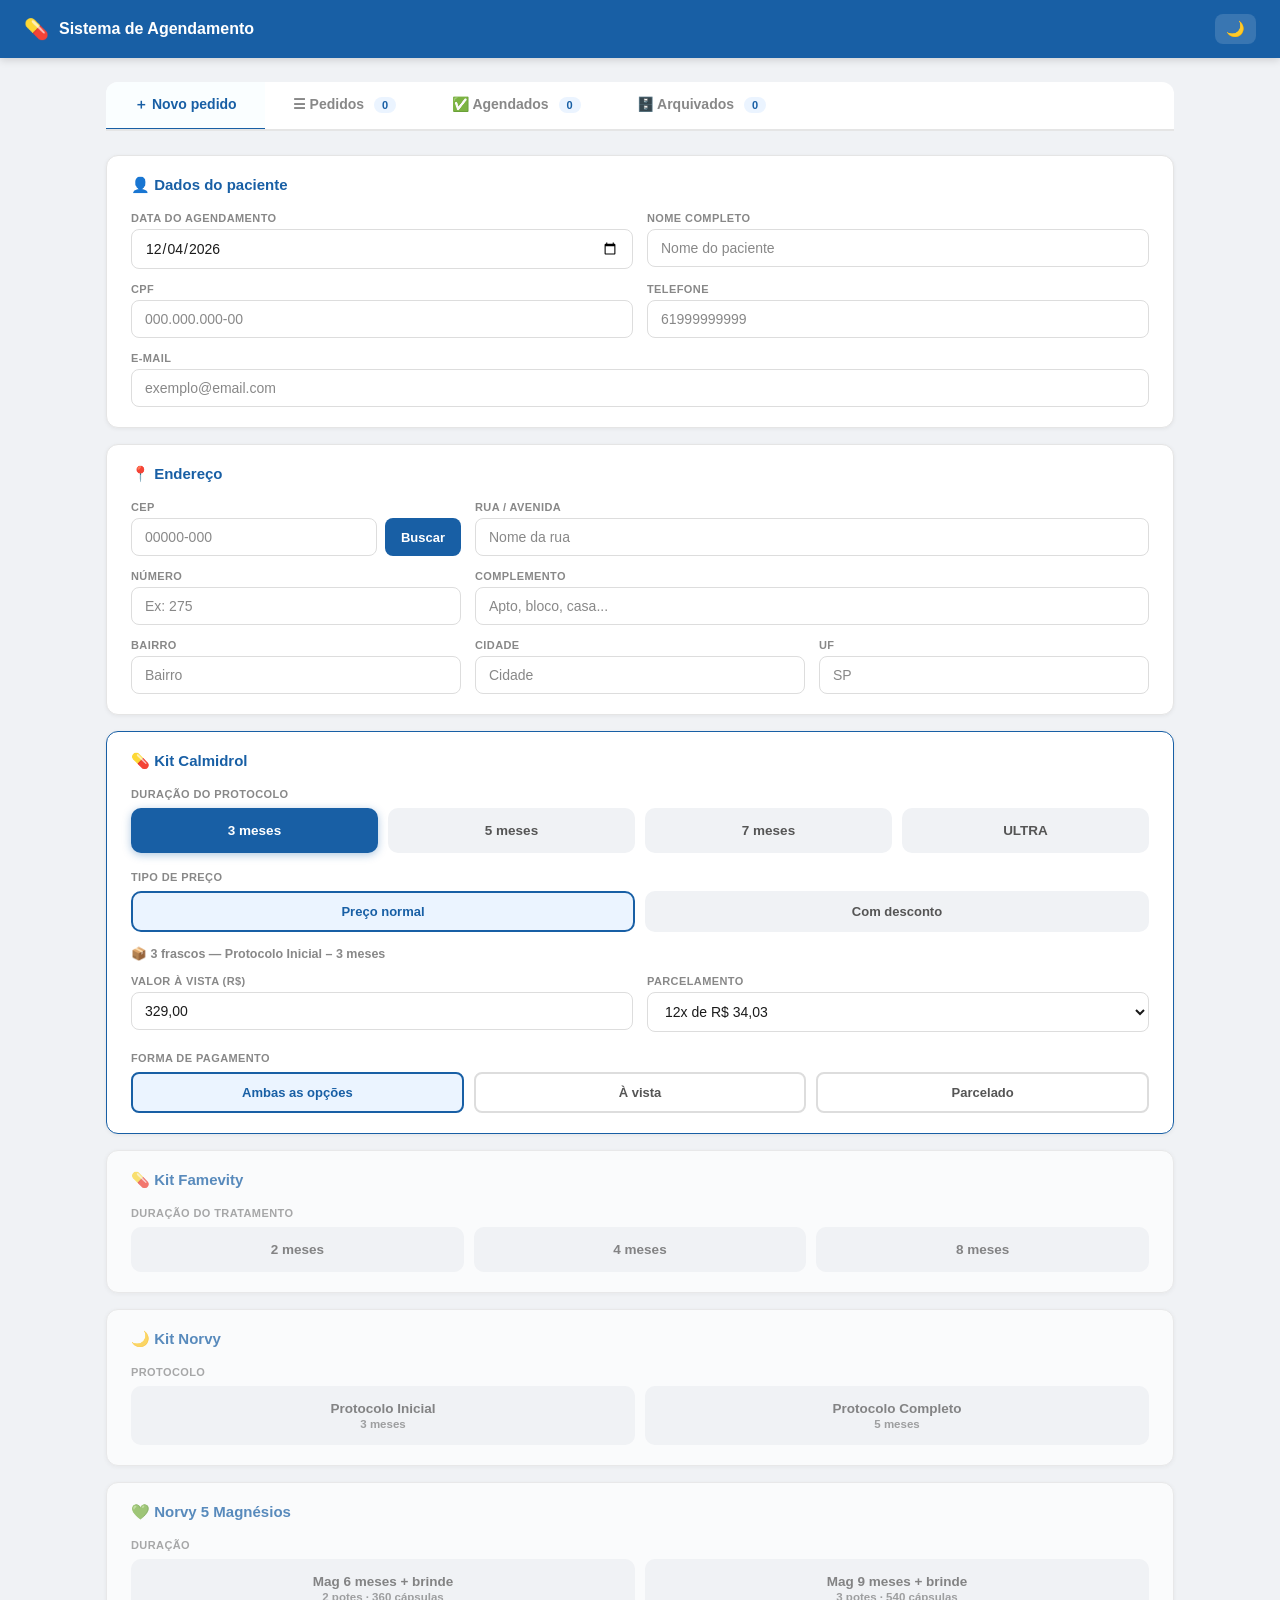
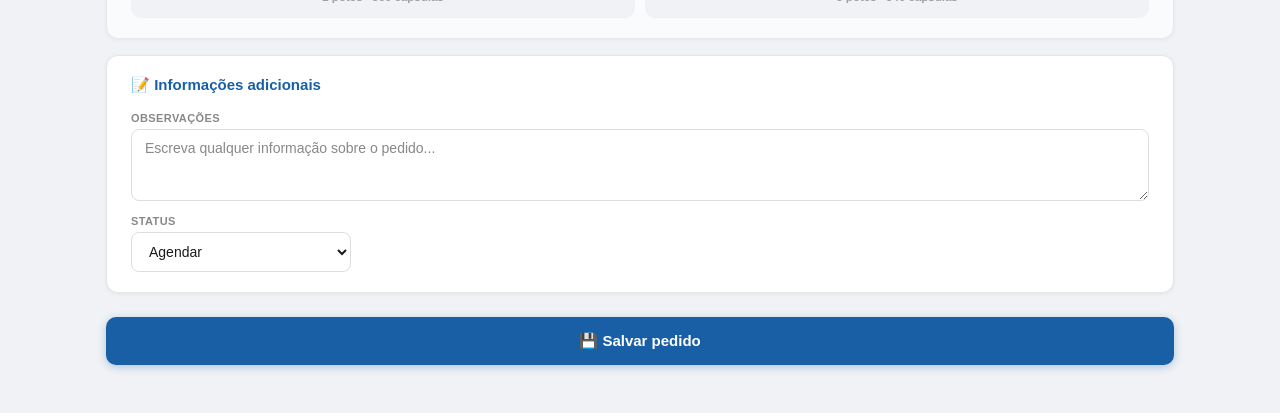
<file: index.html>
<!DOCTYPE html>
<html lang="pt-BR">
<head>
<meta charset="UTF-8">
<meta name="viewport" content="width=device-width, initial-scale=1.0">
<title>Sistema de Agendamento</title>
<link rel="stylesheet" href="style.css">
</head>
<body>

<div class="topbar">
  <span class="topbar-icon">💊</span>
  <span>Sistema de Agendamento</span>
  <button class="theme-toggle-btn" id="theme-toggle" onclick="toggleTema()" title="Alternar modo escuro">🌙</button>
</div>

<div class="container" id="main-container">
  <div class="tabs">
    <div class="tab active" onclick="switchTab('novo')">＋ Novo pedido</div>
    <div class="tab" onclick="switchTab('lista')">☰ Pedidos <span id="count-badge" class="badge-count">0</span></div>
    <div class="tab" onclick="switchTab('agendados')">✅ Agendados <span id="count-badge-ag" class="badge-count">0</span></div>
    <div class="tab" onclick="switchTab('arquivados')">🗄️ Arquivados <span id="count-badge-arq" class="badge-count">0</span></div>
  </div>

  <!-- NOVO PEDIDO -->
  <div id="sec-novo" class="section active">

    <div class="card">
      <div class="sec-title">👤 Dados do paciente</div>
      <div class="form-grid g2">
        <div class="form-group"><label>Data do agendamento</label><input type="date" id="f-data"></div>
        <div class="form-group"><label>Nome completo</label><input type="text" id="f-nome" placeholder="Nome do paciente"></div>
        <div class="form-group"><label>CPF</label><input type="text" id="f-cpf" placeholder="000.000.000-00" maxlength="14"></div>
        <div class="form-group"><label>Telefone</label><input type="text" id="f-tel" placeholder="61999999999" maxlength="11"></div>
        <div class="form-group span2"><label>E-mail</label><input type="email" id="f-email" placeholder="exemplo@email.com"></div>
      </div>
    </div>

    <div class="card">
      <div class="sec-title">📍 Endereço</div>
      <div class="form-grid g3">
        <div class="form-group">
          <label>CEP</label>
          <div class="cep-row">
            <input type="text" id="f-cep" placeholder="00000-000" maxlength="9" oninput="onCEPInput(this)">
            <button class="btn-cep" id="btn-cep" onclick="buscarCEP()">Buscar</button>
          </div>
        </div>
        <div class="form-group span2"><label>Rua / Avenida</label><input type="text" id="f-rua" placeholder="Nome da rua"></div>
        <div class="form-group"><label>Número</label><input type="text" id="f-num" placeholder="Ex: 275"></div>
        <div class="form-group span2"><label>Complemento</label><input type="text" id="f-comp" placeholder="Apto, bloco, casa..."></div>
        <div class="form-group"><label>Bairro</label><input type="text" id="f-bairro" placeholder="Bairro"></div>
        <div class="form-group"><label>Cidade</label><input type="text" id="f-cidade" placeholder="Cidade"></div>
        <div class="form-group"><label>UF</label><input type="text" id="f-uf" placeholder="SP" maxlength="2"></div>
      </div>
      <div id="addr-confirm" class="addr-confirm" style="display:none">
        <div id="addr-confirm-line1" class="addr-confirm-line1"></div>
        <div id="addr-confirm-line2" class="addr-confirm-line2"></div>
        <div id="addr-confirm-line3" class="addr-confirm-line3"></div>
      </div>
    </div>

    <div class="card kit-card kit-card-ativo" id="card-calmidrol">
      <div class="sec-title">💊 Kit Calmidrol</div>

      <label class="pag-label">Duração do protocolo</label>
      <div class="kit-dur-row">
        <div class="kit-dur-btn sel" onclick="selDur(this,'3m')">3 meses</div>
        <div class="kit-dur-btn" onclick="selDur(this,'5m')">5 meses</div>
        <div class="kit-dur-btn" onclick="selDur(this,'7m')">7 meses</div>
        <div class="kit-dur-btn" onclick="selDur(this,'ultra')">ULTRA</div>
      </div>

      <label class="pag-label kit-tipo-label">Tipo de preço</label>
      <div class="kit-tipo-row">
        <div class="kit-tipo-btn sel" id="tipo-normal" data-tipo="normal" onclick="selTipo(this,'normal')">Preço normal</div>
        <div class="kit-tipo-btn" id="tipo-desc" data-tipo="desc" onclick="selTipo(this,'desc')">Com desconto</div>
      </div>

      <!-- Valor e pagamento: fica dentro do card do kit escolhido (movido pelo app.js) -->
      <div id="kit-detalhes">
        <div class="norvy-desc" id="kit-desc-wrap" style="display:none">
          <label class="pag-label kit-tipo-label">Desconto</label>
          <select id="f-desconto" class="desc-sel" onchange="selDesconto(this.value)">
            <option value="0">Sem desconto</option>
            <option value="1">1% de desconto</option>
            <option value="2">2% de desconto</option>
            <option value="3">3% de desconto</option>
            <option value="4">4% de desconto</option>
            <option value="5">5% de desconto</option>
            <option value="6">6% de desconto</option>
            <option value="7">7% de desconto</option>
            <option value="8">8% de desconto</option>
            <option value="9">9% de desconto</option>
            <option value="10">10% de desconto</option>
          </select>
        </div>

        <div class="kit-info-line" id="kit-info-line">📦 3 frascos — Protocolo Inicial – 3 meses</div>

        <div class="form-grid g2 kit-valor-grid">
          <div class="form-group">
            <label>Valor à vista (R$)</label>
            <input type="text" id="f-valor-avista">
          </div>
          <div class="form-group">
            <label>Parcelamento</label>
            <select id="f-parcelamento"></select>
          </div>
        </div>

        <div class="pag-section">
          <label class="pag-label">Forma de pagamento</label>
          <div class="pag-opts">
            <div class="pag-btn sel" onclick="selPag(this,'ambos')">Ambas as opções</div>
            <div class="pag-btn" onclick="selPag(this,'avista')">À vista</div>
            <div class="pag-btn" onclick="selPag(this,'parcelado')">Parcelado</div>
          </div>
        </div>
      </div>
    </div>

    <div class="card kit-card" id="card-famevity">
      <div class="sec-title">💊 Kit Famevity</div>

      <label class="pag-label">Duração do tratamento</label>
      <div class="kit-dur-row n3">
        <div class="kit-dur-btn" onclick="selDur(this,'f2m')">2 meses</div>
        <div class="kit-dur-btn" onclick="selDur(this,'f4m')">4 meses</div>
        <div class="kit-dur-btn" onclick="selDur(this,'f8m')">8 meses</div>
      </div>
    </div>

    <div class="card kit-card" id="card-norvy">
      <div class="sec-title">🌙 Kit Norvy</div>

      <label class="pag-label">Protocolo</label>
      <div class="kit-dur-row n2">
        <div class="kit-dur-btn" onclick="selDur(this,'ni')">Protocolo Inicial<small>3 meses</small></div>
        <div class="kit-dur-btn" onclick="selDur(this,'nc')">Protocolo Completo<small>5 meses</small></div>
      </div>
    </div>

    <div class="card kit-card" id="card-mag">
      <div class="sec-title">💚 Norvy 5 Magnésios</div>

      <label class="pag-label">Duração</label>
      <div class="kit-dur-row n2">
        <div class="kit-dur-btn" onclick="selDur(this,'m6')">Mag 6 meses + brinde<small>2 potes · 360 cápsulas</small></div>
        <div class="kit-dur-btn" onclick="selDur(this,'m9')">Mag 9 meses + brinde<small>3 potes · 540 cápsulas</small></div>
      </div>
    </div>

    <div class="card">
      <div class="sec-title">📝 Informações adicionais</div>
      <div class="form-group">
        <label>Observações</label>
        <textarea id="f-info" placeholder="Escreva qualquer informação sobre o pedido..."></textarea>
      </div>
      <div class="form-group status-group">
        <label>Status</label>
        <select id="f-status">
          <option value="agendar">Agendar</option>
          <option value="agendado">Agendado</option>
        </select>
      </div>
    </div>

    <button class="btn-submit" onclick="salvar()">💾 Salvar pedido</button>
  </div>

  <!-- LISTA -->
  <div id="sec-lista" class="section">
    <div class="stats">
      <div class="stat"><div class="stat-num" id="st-total">0</div><div class="stat-label">Total</div></div>
      <div class="stat"><div class="stat-num" id="st-ag">0</div><div class="stat-label">A agendar</div></div>
      <div class="stat"><div class="stat-num" id="st-ok">0</div><div class="stat-label">Agendados</div></div>
      <div class="stat"><div class="stat-num" id="st-conf">0</div><div class="stat-label">Termos confirmados</div></div>
    </div>
    <div class="filter-bar">
      <input type="text" id="fil-nome" placeholder="🔍 Buscar nome ou CPF..." oninput="render()">
      <select id="fil-kit" onchange="render()">
        <option value="">Todos os kits</option>
        <option value="3m_normal">3 meses – Normal</option>
        <option value="5m_normal">5 meses – Normal</option>
        <option value="7m_normal">7 meses – Normal</option>
        <option value="ultra_normal">Ultra – Normal</option>
        <option value="3m_desc">3 meses – Desconto</option>
        <option value="5m_desc">5 meses – Desconto</option>
        <option value="7m_desc">7 meses – Desconto</option>
        <option value="ultra_desc">Ultra – Desconto</option>
        <option value="f2m_normal">Famevity – 2 meses</option>
        <option value="f4m_normal">Famevity – 4 meses</option>
        <option value="f8m_normal">Famevity – 8 meses</option>
        <option value="ni_normal">Norvy – Protocolo Inicial</option>
        <option value="nc_normal">Norvy – Protocolo Completo</option>
        <option value="m6_normal">Norvy 5 Magnésios – 6 meses</option>
        <option value="m9_normal">Norvy 5 Magnésios – 9 meses</option>
      </select>
      <select id="fil-termo" onchange="render()">
        <option value="">Todos os termos</option>
        <option value="confirmado">Confirmado</option>
        <option value="pendente">Pendente</option>
      </select>
      <button class="btn-arquivar" onclick="arquivarSelecionados('lista')">📦 Arquivar selecionados</button>
    </div>
    <div class="tbl-wrap">
      <table>
        <colgroup>
          <col style="width:4%">
          <col style="width:11%">
          <col style="width:12%">
          <col style="width:12%">
          <col style="width:13%">
          <col style="width:8%">
          <col style="width:10%">
          <col style="width:24%">
          <col style="width:6%">
        </colgroup>
        <thead><tr>
          <th><input type="checkbox" onclick="toggleSelecionarTodos(this,'lista')" title="Selecionar todos"></th>
          <th>Data</th><th>Nome</th><th>Telefone</th>
          <th>Kit</th>
          <th>Status</th><th>Termo</th><th>Informações</th><th></th>
        </tr></thead>
        <tbody id="tbody"></tbody>
      </table>
      <div id="empty-msg" class="empty">📭 Nenhum pedido encontrado</div>
    </div>
  </div>

  <!-- AGENDADOS -->
  <div id="sec-agendados" class="section">
    <div class="filter-bar">
      <input type="text" id="fil-nome-ag" placeholder="🔍 Buscar nome ou CPF..." oninput="renderAgendados()">
      <select id="fil-kit-ag" onchange="renderAgendados()">
        <option value="">Todos os kits</option>
        <option value="3m_normal">3 meses – Normal</option>
        <option value="5m_normal">5 meses – Normal</option>
        <option value="7m_normal">7 meses – Normal</option>
        <option value="ultra_normal">Ultra – Normal</option>
        <option value="3m_desc">3 meses – Desconto</option>
        <option value="5m_desc">5 meses – Desconto</option>
        <option value="7m_desc">7 meses – Desconto</option>
        <option value="ultra_desc">Ultra – Desconto</option>
        <option value="f2m_normal">Famevity – 2 meses</option>
        <option value="f4m_normal">Famevity – 4 meses</option>
        <option value="f8m_normal">Famevity – 8 meses</option>
        <option value="ni_normal">Norvy – Protocolo Inicial</option>
        <option value="nc_normal">Norvy – Protocolo Completo</option>
        <option value="m6_normal">Norvy 5 Magnésios – 6 meses</option>
        <option value="m9_normal">Norvy 5 Magnésios – 9 meses</option>
      </select>
      <select id="fil-termo-ag" onchange="renderAgendados()">
        <option value="">Todos os termos</option>
        <option value="confirmado">Confirmado</option>
        <option value="pendente">Pendente</option>
      </select>
      <button class="btn-arquivar" onclick="desagendarSelecionados()">↩️ Tirar dos agendados</button>
      <button class="btn-arquivar" onclick="arquivarSelecionados('agendados')">📦 Arquivar selecionados</button>
    </div>
    <div class="tbl-wrap">
      <table>
        <colgroup>
          <col style="width:4%">
          <col style="width:11%">
          <col style="width:12%">
          <col style="width:12%">
          <col style="width:13%">
          <col style="width:8%">
          <col style="width:10%">
          <col style="width:24%">
          <col style="width:6%">
        </colgroup>
        <thead><tr>
          <th><input type="checkbox" onclick="toggleSelecionarTodos(this,'agendados')" title="Selecionar todos"></th>
          <th>Data</th><th>Nome</th><th>Telefone</th>
          <th>Kit</th>
          <th>Status</th><th>Termo</th><th>Informações</th><th></th>
        </tr></thead>
        <tbody id="tbody-ag"></tbody>
      </table>
      <div id="empty-msg-ag" class="empty">📭 Nenhum pedido agendado ainda</div>
    </div>
  </div>

  <!-- ARQUIVADOS -->
  <div id="sec-arquivados" class="section">
    <div class="filter-bar">
      <input type="text" id="fil-nome-arq" placeholder="🔍 Buscar nome ou CPF..." oninput="renderArquivados()">
      <select id="fil-kit-arq" onchange="renderArquivados()">
        <option value="">Todos os kits</option>
        <option value="3m_normal">3 meses – Normal</option>
        <option value="5m_normal">5 meses – Normal</option>
        <option value="7m_normal">7 meses – Normal</option>
        <option value="ultra_normal">Ultra – Normal</option>
        <option value="3m_desc">3 meses – Desconto</option>
        <option value="5m_desc">5 meses – Desconto</option>
        <option value="7m_desc">7 meses – Desconto</option>
        <option value="ultra_desc">Ultra – Desconto</option>
        <option value="f2m_normal">Famevity – 2 meses</option>
        <option value="f4m_normal">Famevity – 4 meses</option>
        <option value="f8m_normal">Famevity – 8 meses</option>
        <option value="ni_normal">Norvy – Protocolo Inicial</option>
        <option value="nc_normal">Norvy – Protocolo Completo</option>
        <option value="m6_normal">Norvy 5 Magnésios – 6 meses</option>
        <option value="m9_normal">Norvy 5 Magnésios – 9 meses</option>
      </select>
      <select id="fil-termo-arq" onchange="renderArquivados()">
        <option value="">Todos os termos</option>
        <option value="confirmado">Confirmado</option>
        <option value="pendente">Pendente</option>
      </select>
      <button class="btn-arquivar" onclick="desarquivarSelecionados()">↩️ Tirar dos arquivados</button>
    </div>
    <div class="tbl-wrap">
      <table>
        <colgroup>
          <col style="width:4%">
          <col style="width:11%">
          <col style="width:12%">
          <col style="width:12%">
          <col style="width:13%">
          <col style="width:8%">
          <col style="width:10%">
          <col style="width:24%">
          <col style="width:6%">
        </colgroup>
        <thead><tr>
          <th><input type="checkbox" onclick="toggleSelecionarTodos(this,'arquivados')" title="Selecionar todos"></th>
          <th>Data</th><th>Nome</th><th>Telefone</th>
          <th>Kit</th>
          <th>Status</th><th>Termo</th><th>Informações</th><th></th>
        </tr></thead>
        <tbody id="tbody-arq"></tbody>
      </table>
      <div id="empty-msg-arq" class="empty">📭 Nenhum pedido arquivado</div>
    </div>
  </div>
</div>

<!-- Modal confirmação de exclusão -->
<div class="overlay" id="conf-overlay">
  <div class="modal">
    <h3>Excluir pedido</h3>
    <p>Tem certeza? Esta ação não pode ser desfeita.</p>
    <div class="modal-btns">
      <button class="mbtn-cancel" onclick="closeConf()">Cancelar</button>
      <button class="mbtn-del" onclick="confirmDel()">Excluir</button>
    </div>
  </div>
</div>

<!-- Modal dados completos do cliente -->
<div class="overlay" id="view-overlay" onclick="if(event.target===this) closeView()">
  <div class="modal modal-view">
    <button class="view-close" onclick="closeView()" title="Fechar">✕</button>
    <div class="view-body" id="view-body"></div>
  </div>
</div>

<div class="toast" id="toast"></div>

<script src="app.js"></script>
</body>
</html>
</file>
<file: style.css>
/* ===== RESET & BASE ===== */
*, *::before, *::after { box-sizing: border-box; margin: 0; padding: 0; }

html {
  color-scheme: light;
}

:root {
  --bg: #f0f2f5;
  --card-bg: #fff;
  --text: #1a1a1a;
  --text-muted: #888;
  --border: #e5e5e5;
  --input-bg: #fff;
  --input-border: #ddd;
  --table-header-bg: #fafafa;
  --hover-bg: #fafeff;
  --unsel-bg: #f0f2f5;
  --unsel-hover: #e4e9f0;
  --unsel-text: #555;
  --accent: #185FA5;
}

body.dark {
  color-scheme: dark;
  --bg: #14181f;
  --card-bg: #1c212a;
  --text: #e7e9ec;
  --text-muted: #9aa0aa;
  --border: #2c323c;
  --input-bg: #232933;
  --input-border: #3a4150;
  --table-header-bg: #1a1f27;
  --hover-bg: #202632;
  --unsel-bg: #232933;
  --unsel-hover: #2b323e;
  --unsel-text: #b7bcc4;
  --accent: #6fa8dc;
}

body {
  font-family: -apple-system, BlinkMacSystemFont, 'Segoe UI', Roboto, sans-serif;
  font-size: 14px;
  background: var(--bg);
  color: var(--text);
  min-height: 100vh;
  transition: background .2s, color .2s;
}

/* ===== TOPBAR ===== */
.topbar {
  background: #185FA5;
  color: #fff;
  padding: 14px 24px;
  display: flex;
  align-items: center;
  gap: 10px;
  font-size: 16px;
  font-weight: 700;
  box-shadow: 0 2px 8px rgba(0,0,0,.15);
  position: sticky;
  top: 0;
  z-index: 100;
}
.topbar-icon { font-size: 20px; }
.theme-toggle-btn {
  margin-left: auto;
  background: rgba(255,255,255,.14);
  border: none;
  color: #fff;
  font-size: 15px;
  padding: 6px 11px;
  border-radius: 8px;
  cursor: pointer;
  transition: background .15s;
}
.theme-toggle-btn:hover { background: rgba(255,255,255,.25); }

/* ===== CONTAINER ===== */
.container {
  max-width: 1100px;
  margin: 0 auto;
  padding: 24px 16px 48px;
}
.container.full-width {
  max-width: 100%;
  padding: 24px 20px 48px;
}

/* ===== TABS ===== */
.tabs {
  display: flex;
  border-bottom: 2px solid var(--border);
  margin-bottom: 24px;
  background: var(--card-bg);
  border-radius: 12px 12px 0 0;
  overflow: hidden;
}
.tab {
  padding: 14px 28px;
  cursor: pointer;
  font-size: 14px;
  font-weight: 600;
  color: var(--text-muted);
  border-bottom: 3px solid transparent;
  margin-bottom: -2px;
  transition: all .15s;
  user-select: none;
}
.tab:hover { color: var(--accent); background: var(--hover-bg); }
.tab.active { color: var(--accent); border-bottom-color: var(--accent); background: var(--hover-bg); }
.badge-count {
  font-size: 11px;
  background: #EBF4FF;
  color: var(--accent);
  border-radius: 20px;
  padding: 2px 8px;
  margin-left: 6px;
  font-weight: 700;
}
body.dark .badge-count { background: rgba(111,168,220,.18); }

/* ===== SECTION ===== */
.section { display: none; }
.section.active { display: block; }

/* ===== CARD ===== */
.card {
  background: var(--card-bg);
  border: 1px solid var(--border);
  border-radius: 12px;
  padding: 20px 24px;
  margin-bottom: 16px;
  box-shadow: 0 1px 4px rgba(0,0,0,.06);
}
.sec-title {
  font-size: 15px;
  font-weight: 700;
  color: var(--accent);
  margin-bottom: 18px;
  display: flex;
  align-items: center;
  gap: 8px;
}

/* ===== FORM GRID ===== */
.form-grid { display: grid; gap: 14px; }
.g2 { grid-template-columns: 1fr 1fr; }
.g3 { grid-template-columns: 1fr 1fr 1fr; }
.form-group { display: flex; flex-direction: column; gap: 5px; }
.span2 { grid-column: span 2; }

label {
  font-size: 11px;
  font-weight: 700;
  color: var(--text-muted);
  text-transform: uppercase;
  letter-spacing: .4px;
}

input, select, textarea {
  width: 100%;
  padding: 10px 13px;
  border: 1.5px solid var(--input-border);
  border-radius: 8px;
  font-size: 14px;
  font-family: inherit;
  background-color: var(--input-bg) !important;
  color: var(--text) !important;
  transition: border-color .15s, box-shadow .15s, background-color .2s;
}
input::placeholder, textarea::placeholder { color: var(--text-muted) !important; opacity: 1; }
input[type="date"] { color-scheme: light; }
body.dark input[type="date"] { color-scheme: dark !important; }
input:focus, select:focus, textarea:focus {
  outline: none;
  border-color: #185FA5;
  box-shadow: 0 0 0 3px rgba(24,95,165,.1);
}
textarea { resize: vertical; min-height: 72px; }

.campo-invalido {
  border-color: #d62d2d !important;
  box-shadow: 0 0 0 3px rgba(214,45,45,.12) !important;
}

/* ===== CEP ===== */
.cep-row { display: flex; gap: 8px; align-items: stretch; }
.cep-row input { flex: 1; }
.btn-cep {
  padding: 10px 16px;
  background: #185FA5;
  color: #fff;
  border: none;
  border-radius: 8px;
  cursor: pointer;
  font-size: 13px;
  font-weight: 700;
  white-space: nowrap;
  transition: background .15s;
}
.btn-cep:hover { background: #0C447C; }
.btn-cep:disabled { background: #185FA5; opacity: .7; cursor: not-allowed; }

.addr-confirm {
  margin-top: 14px;
  padding: 12px 16px;
  background: var(--card-bg);
  border: 1px solid var(--border);
  border-radius: 8px;
  line-height: 1.6;
}
.addr-confirm-line1 { font-size: 13px; font-weight: 600; color: var(--text); }
.addr-confirm-line2 { font-size: 12.5px; color: var(--text-muted); }
.addr-confirm-line3 { font-size: 12.5px; color: var(--text-muted); }

/* ===== STATUS GROUP ===== */
.status-group { margin-top: 14px; max-width: 220px; }

/* ===== KIT — SELETOR DE DURAÇÃO (pílulas) ===== */
.kit-dur-row {
  display: grid;
  grid-template-columns: repeat(4, 1fr);
  gap: 10px;
  margin-top: 8px;
  margin-bottom: 18px;
}
.kit-dur-btn {
  padding: 13px 8px;
  border-radius: 10px;
  background: var(--unsel-bg);
  color: var(--unsel-text);
  font-size: 13.5px;
  font-weight: 700;
  text-align: center;
  cursor: pointer;
  user-select: none;
  transition: all .15s;
  border: 2px solid transparent;
}
.kit-dur-btn:hover { background: var(--unsel-hover); }
.kit-dur-btn.sel {
  background: #185FA5;
  color: #fff;
  box-shadow: 0 2px 8px rgba(24,95,165,.35);
}
.kit-dur-row.n3 { grid-template-columns: repeat(3, 1fr); }
#card-famevity .kit-dur-row { margin-bottom: 0; }
#card-famevity.kit-card-ativo .kit-dur-row { margin-bottom: 18px; }
.kit-dur-row.n2 { grid-template-columns: 1fr 1fr; }
.kit-dur-btn small { display: block; font-weight: 600; font-size: 11.5px; opacity: .75; margin-top: 2px; }
#card-norvy:not(.kit-card-ativo) .kit-dur-row,
#card-mag:not(.kit-card-ativo) .kit-dur-row { margin-bottom: 0; }
.norvy-desc { margin-bottom: 18px; }
.desc-sel { width: 100%; max-width: 260px; margin-top: 8px; }

/* Card do kit escolhido fica em destaque; o outro fica mais apagado */
.kit-card { transition: opacity .15s, border-color .15s; }
.kit-card:not(.kit-card-ativo) { opacity: .7; }
.kit-card:not(.kit-card-ativo):hover { opacity: 1; }
.kit-card.kit-card-ativo { border-color: var(--accent); }

/* ===== KIT — SELETOR DE PRODUTO ===== */
.kit-prod-row {
  display: grid;
  grid-template-columns: 1fr 1fr;
  gap: 10px;
  margin-top: 8px;
  margin-bottom: 14px;
}
.kit-prod-btn {
  padding: 13px 8px;
  border-radius: 10px;
  background: var(--unsel-bg);
  color: var(--unsel-text);
  font-size: 14px;
  font-weight: 700;
  text-align: center;
  cursor: pointer;
  user-select: none;
  transition: all .15s;
  border: 2px solid transparent;
}
.kit-prod-btn:hover { background: var(--unsel-hover); }
.kit-prod-btn.sel { background: #0F766E; color: #fff; box-shadow: 0 2px 8px rgba(15,118,110,.35); }

/* ===== KIT — SELETOR DE TIPO DE PREÇO ===== */
.kit-tipo-label { margin-top: 4px; }
.kit-tipo-row {
  display: grid;
  grid-template-columns: 1fr 1fr;
  gap: 10px;
  margin-top: 8px;
  margin-bottom: 14px;
}
.kit-tipo-btn {
  padding: 11px 8px;
  border-radius: 10px;
  background: var(--unsel-bg);
  color: var(--unsel-text);
  font-size: 13px;
  font-weight: 700;
  text-align: center;
  cursor: pointer;
  user-select: none;
  transition: all .15s;
  border: 2px solid transparent;
}
.kit-tipo-btn:hover { background: var(--unsel-hover); }
.kit-tipo-btn.sel[data-tipo="normal"] { background: #EBF4FF; color: var(--accent); border-color: var(--accent); }
.kit-tipo-btn.sel[data-tipo="desc"] { background: #edfaed; color: #2d7a2d; border-color: #2d7a2d; }
body.dark .kit-tipo-btn.sel[data-tipo="normal"] { background: rgba(24,95,165,.22); }
body.dark .kit-tipo-btn.sel[data-tipo="desc"] { background: rgba(45,122,45,.22); }

.kit-info-line {
  font-size: 12.5px;
  color: var(--text-muted);
  font-weight: 600;
  margin-bottom: 14px;
}

.kit-valor-grid { margin-bottom: 4px; }

/* ===== PAGAMENTO ===== */
.pag-section { margin-top: 20px; }
.pag-label {
  font-size: 11px; font-weight: 700; color: var(--text-muted);
  text-transform: uppercase; letter-spacing: .4px;
  display: block; margin-bottom: 8px;
}
.pag-opts { display: flex; gap: 10px; }
.pag-btn {
  flex: 1; padding: 11px;
  border: 2px solid var(--input-border); border-radius: 8px;
  cursor: pointer; background: var(--card-bg);
  font-size: 13px; font-weight: 600; color: var(--unsel-text);
  transition: all .15s; text-align: center; user-select: none;
}
.pag-btn:hover { border-color: var(--accent); color: var(--accent); }
.pag-btn.sel { border-color: var(--accent); background: #EBF4FF; color: var(--accent); }
body.dark .pag-btn.sel { background: rgba(111,168,220,.16); }

/* ===== SUBMIT ===== */
.btn-submit {
  width: 100%; padding: 15px;
  background: #185FA5; color: #fff;
  border: none; border-radius: 10px;
  font-size: 15px; font-weight: 700;
  cursor: pointer; margin-top: 8px;
  transition: background .15s, transform .1s;
  box-shadow: 0 2px 8px rgba(24,95,165,.3);
}
.btn-submit:hover { background: #0C447C; }
.btn-submit:active { transform: scale(.99); }

/* ===== STATS ===== */
.stats {
  display: grid;
  grid-template-columns: repeat(4, 1fr);
  gap: 12px;
  margin-bottom: 20px;
}
.stat {
  background: var(--card-bg); border: 1px solid var(--border);
  border-radius: 10px; padding: 16px;
  text-align: center;
  box-shadow: 0 1px 4px rgba(0,0,0,.05);
}
.stat-num { font-size: 26px; font-weight: 700; color: var(--accent); }
.stat-label { font-size: 11px; color: var(--text-muted); margin-top: 4px; font-weight: 600; text-transform: uppercase; letter-spacing: .3px; }

/* ===== FILTER BAR ===== */
.filter-bar {
  display: flex; gap: 10px;
  margin-bottom: 16px; flex-wrap: wrap;
}
.filter-bar input { min-width: 200px; flex: 2; }
.filter-bar select { flex: 1; min-width: 140px; }
.btn-arquivar {
  padding: 10px 16px;
  border: 1.5px solid var(--input-border);
  border-radius: 8px;
  background: var(--unsel-bg);
  color: var(--unsel-text);
  font-size: 13px; font-weight: 700; font-family: inherit;
  cursor: pointer; white-space: nowrap;
  transition: all .15s;
}
.btn-arquivar:hover { border-color: var(--accent); color: var(--accent); }

/* ===== TABLE ===== */
.tbl-wrap {
  overflow-x: hidden;
  border-radius: 12px;
  border: 1px solid var(--border);
  background: var(--card-bg);
  box-shadow: 0 1px 4px rgba(0,0,0,.05);
  width: 100%;
}
table { width: 100%; table-layout: fixed; border-collapse: collapse; font-size: 12px; }
th { word-break: break-word; }
td { word-break: break-word; overflow-wrap: anywhere; }
th {
  text-align: left; padding: 8px 6px;
  border-bottom: 1px solid var(--border);
  font-weight: 700; font-size: 10px; color: var(--text-muted);
  text-transform: uppercase; background: var(--table-header-bg);
  white-space: normal; letter-spacing: .2px;
}
td { padding: 5px 5px; border-bottom: 1px solid var(--border); vertical-align: middle; }
tr:last-child td { border-bottom: none; }
tr:hover td { background: var(--hover-bg); }

.td-edit {
  font-size: 11px; border: 1px solid transparent;
  border-radius: 5px; padding: 3px 5px;
  background: transparent; color: var(--text) !important;
  font-family: inherit; width: 100%; max-width: 100%;
  transition: border-color .15s, background .15s;
  color-scheme: light;
}
body.dark .td-edit { color-scheme: dark !important; }
.td-edit:focus { border-color: var(--input-border); background: var(--input-bg) !important; outline: none; }
.data-futura { background: #ef9494 !important; color: #7a1414 !important; font-weight: 700 !important; border-color: #d62d2d !important; }
.data-chegou { background: #f5d76e !important; color: #5c4200 !important; font-weight: 700 !important; border-color: #d4a017 !important; }
.data-passada { background: #9edb7a !important; color: #14531b !important; font-weight: 700 !important; border-color: #3d8b1e !important; }
.status-vermelho { background: #ef9494 !important; color: #7a1414 !important; border-color: #d62d2d !important; }
.status-verde { background: #9edb7a !important; color: #14531b !important; border-color: #3d8b1e !important; }
.status-cinza { background: #e8e8e8 !important; color: #1a1a1a !important; border-color: #bbb !important; }

/* ===== ENDEREÇO — MODO EXIBIÇÃO (texto formatado) ===== */
.addr-display {
  cursor: pointer;
  padding: 4px 6px;
  border-radius: 5px;
  transition: background .15s;
  line-height: 1.5;
}
.addr-display:hover { background: #f0f6fc; }
.addr-line1 { font-size: 11px; font-weight: 600; color: #1a1a1a; }
.addr-line2 { font-size: 10.5px; color: #555; margin-top: 1px; }
.addr-line3 { font-size: 10.5px; color: #888; margin-top: 1px; }

/* ===== ENDEREÇO EDITÁVEL NA TABELA ===== */
.addr-edit-grid {
  display: grid;
  grid-template-columns: 1fr 1fr 1fr;
  gap: 3px;
  width: 100%;
}
.addr-edit-grid input { font-size: 10px; padding: 3px 4px; min-width: 0; }
.addr-edit-grid .addr-full { grid-column: 1 / -1; }
.addr-done-btn {
  grid-column: 1 / -1;
  font-size: 10px; font-weight: 700;
  background: #185FA5; color: #fff;
  border: none; border-radius: 5px;
  padding: 4px 0; cursor: pointer; margin-top: 2px;
}
.addr-done-btn:hover { background: #0C447C; }
.td-sel {
  font-size: 11px; font-weight: 600;
  border: 1.5px solid #185FA5;
  border-radius: 5px; padding: 4px 5px;
  background: #EBF4FF; color: #0C447C;
  cursor: pointer; width: 100%;
}
.td-sel:focus { outline: none; border-color: #0C447C; }
.kit-sel-td {
  font-size: 11px; font-weight: 600;
  border: 1.5px solid #185FA5;
  border-radius: 5px; padding: 4px 5px;
  background: #EBF4FF; color: #0C447C;
  width: 100%; cursor: pointer;
  text-overflow: ellipsis;
  white-space: nowrap;
  overflow: hidden;
}
.td-sel:focus { outline: none; border-color: #0C447C; }
.kit-sel-td:focus { outline: none; border-color: #0C447C; }

/* Status colorido */
.status-agendar { background: #e8e8e8 !important; color: #1a1a1a !important; border-color: #bbb !important; }
.status-agendado { background: #e8e8e8 !important; color: #1a1a1a !important; border-color: #bbb !important; }
.info-ta {
  font-size: 11px; font-weight: 500;
  border: 1.5px solid #185FA5;
  border-radius: 5px; padding: 5px 6px;
  min-height: 50px;
  background: #f8fbff; color: #1a1a1a;
  font-family: inherit; resize: vertical; width: 100%;
  line-height: 1.4;
}
body.dark .info-ta { background: rgba(24,95,165,.12); color: var(--text); }
.info-ta:focus { outline: none; border-color: #0C447C; background: #fff; box-shadow: 0 0 0 3px rgba(24,95,165,.1); }
body.dark .info-ta:focus { background: var(--input-bg); }

/* ===== PILLS & TERMO BTN ===== */
.pill {
  display: inline-flex; align-items: center; gap: 4px;
  font-size: 10px; padding: 4px 8px;
  border-radius: 20px; font-weight: 700;
  cursor: pointer; border: none;
  white-space: nowrap; transition: all .15s;
  width: 100%; justify-content: center;
}
.pill:hover { opacity: .85; transform: scale(.97); }
.pill-conf { background: #9edb7a; color: #14531b; }
.pill-pend { background: #e8e8e8; color: #1a1a1a; }

.term-btn {
  font-size: 9.5px; border: 1px solid #6b7480;
  border-radius: 5px; padding: 3px 6px;
  background: #8a94a1; cursor: pointer; color: #fff;
  display: flex; align-items: center; justify-content: center; gap: 3px;
  margin-top: 4px; transition: all .15s; font-weight: 600;
  font-family: inherit; width: 100%; white-space: nowrap;
}
.term-btn:hover { background: #75808d; color: #fff; border-color: #5a6270; }

/* ===== DEL BTN ===== */
.td-actions { padding-right: 12px !important; padding-left: 8px !important; }
.tbl-actions { display: flex; align-items: center; justify-content: center; gap: 8px; }
.btn-view {
  background: none; border: none; cursor: pointer;
  color: var(--accent); font-size: 16px; padding: 5px 6px;
  border-radius: 6px; transition: background .15s;
  line-height: 1;
}
.btn-view:hover { background: #EBF4FF; }
body.dark .btn-view:hover { background: rgba(111,168,220,.16); }
.btn-del {
  background: none; border: none; cursor: pointer;
  color: #c0392b; font-size: 17px; padding: 5px 6px;
  border-radius: 6px; transition: background .15s;
  line-height: 1;
}
.btn-del:hover { background: #fdecea; }

/* ===== MODAL VER DADOS ===== */
.modal-view { max-width: 480px; max-height: 90vh; overflow-y: auto; text-align: left; position: relative; padding-top: 42px; }
.view-close {
  position: absolute; top: 14px; right: 14px; z-index: 2;
  background: none; border: none; cursor: pointer;
  font-size: 15px; color: var(--text-muted); padding: 4px 9px;
  border-radius: 6px; transition: background .15s;
}
.view-close:hover { background: var(--unsel-hover); color: var(--text); }
.view-body { padding-right: 6px; }
.view-section {
  margin-bottom: 18px;
  padding-bottom: 18px;
  border-bottom: 1px solid var(--border);
}
.view-section:last-child { margin-bottom: 0; padding-bottom: 0; border-bottom: none; }
.view-section-title {
  font-size: 11px; font-weight: 700; color: var(--accent);
  text-transform: uppercase; letter-spacing: .4px;
  margin-bottom: 10px;
}
.view-section .form-group { margin-bottom: 12px; }
.view-section .form-group:last-child { margin-bottom: 0; }
.vm-2col {
  display: grid;
  grid-template-columns: 1fr 1fr;
  gap: 12px;
  margin-bottom: 12px;
}
.vm-2col .form-group { margin-bottom: 0; }
.vm-pill-row {
  display: grid;
  grid-template-columns: 1fr 1fr;
  gap: 8px;
  margin-top: 8px;
  margin-bottom: 14px;
}
.status-toggle-btn {
  display: block; width: 100%; text-align: center;
  padding: 11px; border-radius: 8px;
  font-size: 13px; font-weight: 700; font-family: inherit;
  cursor: pointer; border: 1.5px solid transparent; transition: all .15s;
}
.status-toggle-btn:hover { opacity: .85; }
.status-toggle-btn.status-agendar { background: #e8e8e8; color: #1a1a1a; border-color: #bbb; }
.status-toggle-btn.status-agendado { background: #e8e8e8; color: #1a1a1a; border-color: #bbb; }

.vm-edit-toggle-wrap { margin-bottom: 18px; }
.edit-toggle-btn {
  padding: 9px 18px; border-radius: 8px;
  border: 1.5px solid var(--input-border); background: var(--unsel-bg); color: var(--unsel-text);
  font-weight: 700; font-size: 12.5px; font-family: inherit;
  cursor: pointer; transition: all .15s;
}
.edit-toggle-btn:hover { border-color: var(--accent); color: var(--accent); }
.edit-toggle-btn.sel { background: #185FA5; color: #fff; border-color: #185FA5; }

.vm-copy-row {
  display: flex; align-items: baseline; justify-content: space-between;
  gap: 12px; padding: 8px 6px; border-radius: 6px;
  cursor: pointer; transition: background .15s;
}
.vm-copy-row:hover { background: var(--hover-bg); }
.vm-copy-label {
  font-size: 11px; font-weight: 700; color: var(--text-muted);
  text-transform: uppercase; letter-spacing: .3px; white-space: nowrap;
}
.vm-copy-value { font-size: 13.5px; color: var(--text); text-align: right; word-break: break-word; }

/* ===== EMPTY ===== */
.empty { text-align: center; padding: 52px; color: var(--text-muted); font-size: 14px; display: none; }

/* ===== OVERLAY / MODAL ===== */
.overlay {
  display: none; position: fixed;
  top: 0; left: 0; right: 0; bottom: 0;
  background: rgba(0,0,0,.45); z-index: 999;
  align-items: center; justify-content: center;
}
.overlay.show { display: flex; }
.modal {
  background: var(--card-bg); border-radius: 14px;
  padding: 28px; max-width: 360px; width: 90%;
  box-shadow: 0 8px 32px rgba(0,0,0,.18);
  color: var(--text);
}
.modal h3 { font-size: 17px; font-weight: 700; margin-bottom: 10px; }
.modal p { font-size: 13px; color: var(--text-muted); margin-bottom: 22px; line-height: 1.6; }
.modal-btns { display: flex; gap: 10px; }
.modal-btns button {
  flex: 1; padding: 11px; border-radius: 8px;
  cursor: pointer; font-size: 14px; font-weight: 700;
  font-family: inherit;
}
.mbtn-cancel { background: var(--unsel-bg); border: none; color: var(--text); }
.mbtn-cancel:hover { background: var(--unsel-hover); }
.mbtn-del { background: #c0392b; border: none; color: #fff; }
.mbtn-del:hover { background: #a93226; }

/* ===== TOAST ===== */
.toast {
  position: fixed; bottom: 24px; right: 24px;
  padding: 13px 22px; border-radius: 10px;
  font-size: 13px; font-weight: 600; z-index: 9999;
  opacity: 0; transition: opacity .3s; pointer-events: none;
  box-shadow: 0 4px 16px rgba(0,0,0,.18); color: #fff;
}
.toast.show { opacity: 1; }

/* ===== RESPONSIVE ===== */
@media (max-width: 640px) {
  .g2, .g3 { grid-template-columns: 1fr; }
  .span2 { grid-column: auto; }
  .kit-dur-row { grid-template-columns: 1fr 1fr; }
  .pag-opts { flex-direction: column; }
  .stats { grid-template-columns: 1fr 1fr; }
  .filter-bar { flex-direction: column; }
  .filter-bar input, .filter-bar select { width: 100%; }
  .tabs { border-radius: 0; }
  .topbar { font-size: 14px; }

  /* Pedidos / Agendados (com checkbox): só Data, Nome, Status, Termo e Ações */
  #sec-lista .tbl-wrap table colgroup col:nth-child(1),
  #sec-agendados .tbl-wrap table colgroup col:nth-child(1) { display: none; }
  #sec-lista .tbl-wrap table colgroup col:nth-child(2),
  #sec-agendados .tbl-wrap table colgroup col:nth-child(2) { width: 16%; }
  #sec-lista .tbl-wrap table colgroup col:nth-child(3),
  #sec-agendados .tbl-wrap table colgroup col:nth-child(3) { width: 30%; }
  #sec-lista .tbl-wrap table colgroup col:nth-child(4),
  #sec-agendados .tbl-wrap table colgroup col:nth-child(4),
  #sec-lista .tbl-wrap table colgroup col:nth-child(5),
  #sec-agendados .tbl-wrap table colgroup col:nth-child(5),
  #sec-lista .tbl-wrap table colgroup col:nth-child(8),
  #sec-agendados .tbl-wrap table colgroup col:nth-child(8) { display: none; }
  #sec-lista .tbl-wrap table colgroup col:nth-child(6),
  #sec-agendados .tbl-wrap table colgroup col:nth-child(6) { width: 20%; }
  #sec-lista .tbl-wrap table colgroup col:nth-child(7),
  #sec-agendados .tbl-wrap table colgroup col:nth-child(7) { width: 22%; }
  #sec-lista .tbl-wrap table colgroup col:nth-child(9),
  #sec-agendados .tbl-wrap table colgroup col:nth-child(9) { width: 12%; }

  #sec-lista .tbl-wrap table th:nth-child(1), #sec-lista .tbl-wrap table td:nth-child(1),
  #sec-agendados .tbl-wrap table th:nth-child(1), #sec-agendados .tbl-wrap table td:nth-child(1),
  #sec-lista .tbl-wrap table th:nth-child(4), #sec-lista .tbl-wrap table td:nth-child(4),
  #sec-agendados .tbl-wrap table th:nth-child(4), #sec-agendados .tbl-wrap table td:nth-child(4),
  #sec-lista .tbl-wrap table th:nth-child(5), #sec-lista .tbl-wrap table td:nth-child(5),
  #sec-agendados .tbl-wrap table th:nth-child(5), #sec-agendados .tbl-wrap table td:nth-child(5),
  #sec-lista .tbl-wrap table th:nth-child(8), #sec-lista .tbl-wrap table td:nth-child(8),
  #sec-agendados .tbl-wrap table th:nth-child(8), #sec-agendados .tbl-wrap table td:nth-child(8) {
    display: none;
  }

  /* Arquivados (sem checkbox): só Data, Nome, Status, Termo e Ações */
  #sec-arquivados .tbl-wrap table colgroup col:nth-child(1) { width: 16%; }
  #sec-arquivados .tbl-wrap table colgroup col:nth-child(2) { width: 30%; }
  #sec-arquivados .tbl-wrap table colgroup col:nth-child(3),
  #sec-arquivados .tbl-wrap table colgroup col:nth-child(4),
  #sec-arquivados .tbl-wrap table colgroup col:nth-child(7) { display: none; }
  #sec-arquivados .tbl-wrap table colgroup col:nth-child(5) { width: 20%; }
  #sec-arquivados .tbl-wrap table colgroup col:nth-child(6) { width: 22%; }
  #sec-arquivados .tbl-wrap table colgroup col:nth-child(8) { width: 12%; }

  #sec-arquivados .tbl-wrap table th:nth-child(3), #sec-arquivados .tbl-wrap table td:nth-child(3),
  #sec-arquivados .tbl-wrap table th:nth-child(4), #sec-arquivados .tbl-wrap table td:nth-child(4),
  #sec-arquivados .tbl-wrap table th:nth-child(7), #sec-arquivados .tbl-wrap table td:nth-child(7) {
    display: none;
  }
}
</file>
